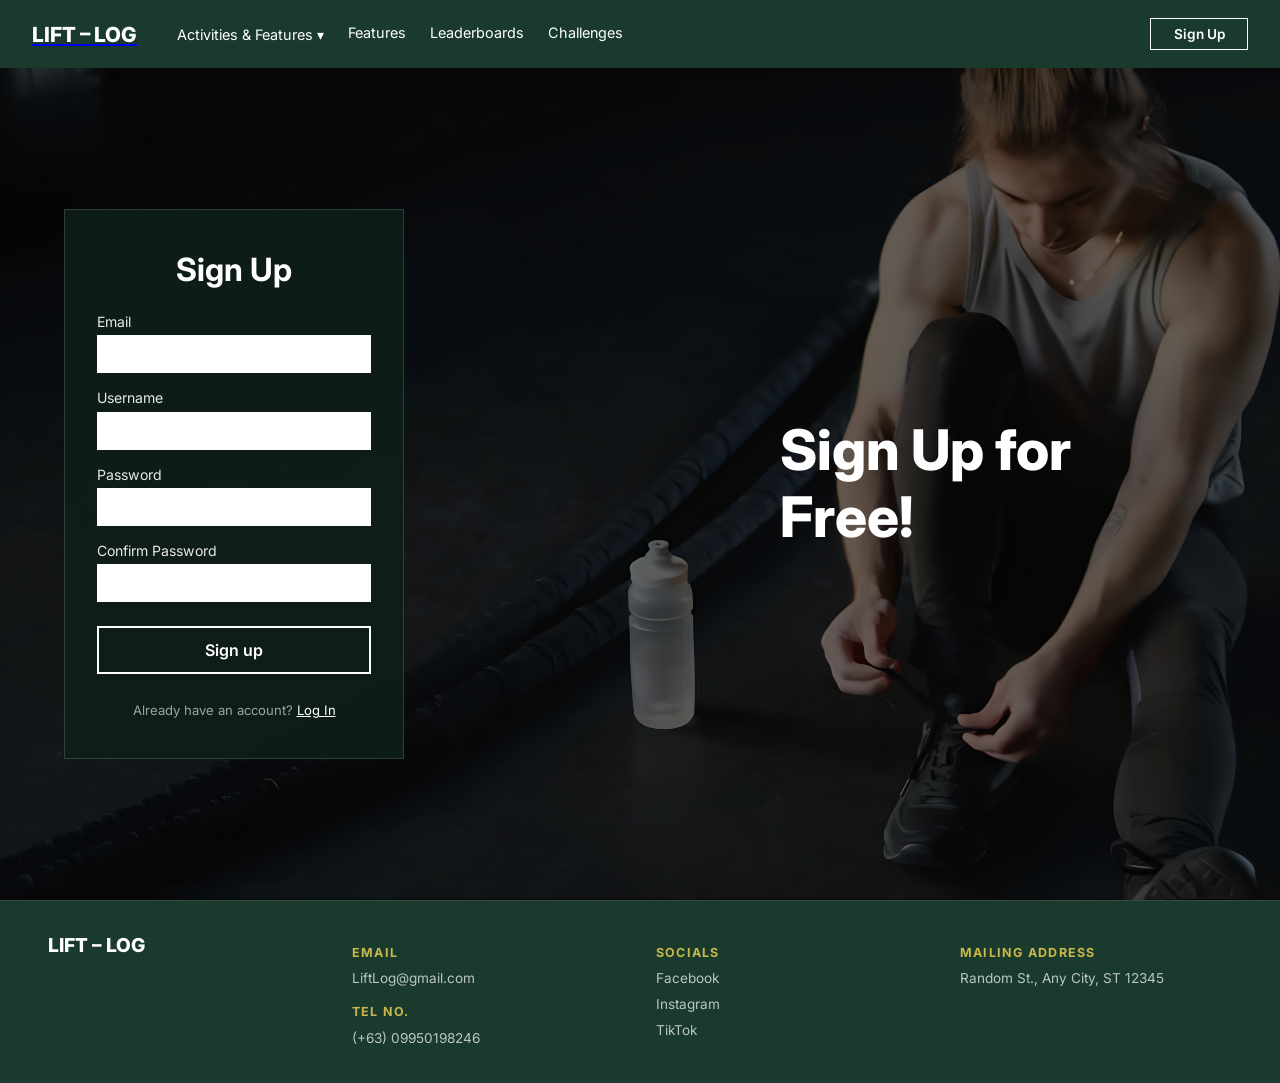
<file: pg1/index.html>
<!DOCTYPE html>
<html lang="en">
<head>
  <meta charset="UTF-8">
  <meta name="viewport" content="width=device-width, initial-scale=1.0">
  <title>LIFT - LOG | Sign Up</title>
  <link href="https://fonts.googleapis.com/css2?family=Inter:wght@400;600;700;800&display=swap" rel="stylesheet">
  <link rel="stylesheet" href="../style.css">
  <link rel="stylesheet" href="./style.css">
  <link rel="stylesheet" href="../style0.css">
</head>
<body>

  <!-- NAV -->
  <nav>
    <a href="../index.html">
    <div class="logo">LIFT – LOG</div>
    </a>
    <div class="nav-links">

      <!-- Dropdown -->
      <div class="dropdown">
        <label class="dropdown-trigger" for="dropdown-toggle">
          Activities & Features ▾
        </label>
        <input type="checkbox" id="dropdown-toggle">

        <div class="dropdown-menu">
          <div class="dropdown-links">
            <a href="#">Leaderboards</a>
            <a href="#">Logs</a>
            <a href="#">Profile</a>
            <a href="#">Challenges</a>
          </div>
          <div class="dropdown-images">
            <div class="dropdown-img-card">
              <img src="../weightlift.jpg" alt="Weightlifting">
              <p>Weightlifting</p>
            </div>
            <div class="dropdown-img-card">
              <img src="../diettrack.jpg" alt="Diet Tracking">
              <p>Diet Tracking</p>
            </div>
          </div>
        </div>
      </div>

      <a href="#">Features</a>
      <a href="#">Leaderboards</a>
      <a href="#">Challenges</a>
    </div>
    <button class="register-btn">Sign Up</button>
  </nav>

  <!-- HERO -->
  <div class="hero">

    <!-- Background image -->
    <img src="../Aibg.webp" alt="gym" class="hero-bg">

    <!-- Dark overlay -->
    <div class="hero-overlay"></div>

    <!-- Sign Up form on the LEFT -->
    <div class="hero-left">
      <div class="form-card">
        <h2>Sign Up</h2>

        <label>Email</label>
        <input type="email">

        <label>Username</label>
        <input type="text">

        <label>Password</label>
        <input type="password">

        <label>Confirm Password</label>
        <input type="password">

        <button class="login-btn">Sign up</button>

        <p class="switch-link">
          Already have an account? <a href="../index.html">Log In</a>
        </p>

      </div>
    </div>

    <!-- "Sign Up for Free!" text on the RIGHT -->
    <div class="hero-right-text">
      <h2>Sign Up for Free!</h2>
    </div>

  </div>

  <!-- FOOTER -->
  <footer>
    <div class="footer-logo">LIFT – LOG</div>
    <div>
      <h4>Email</h4>
      <p>LiftLog@gmail.com</p>
      <h4>Tel No.</h4>
      <p>(+63) 09950198246</p>
    </div>
    <div>
      <h4>Socials</h4>
      <p>Facebook</p>
      <p>Instagram</p>
      <p>TikTok</p>
    </div>
    <div>
      <h4>Mailing Address</h4>
      <p>Random St., Any City, ST 12345</p>
    </div>
  </footer>

</body>
</html>
</file>
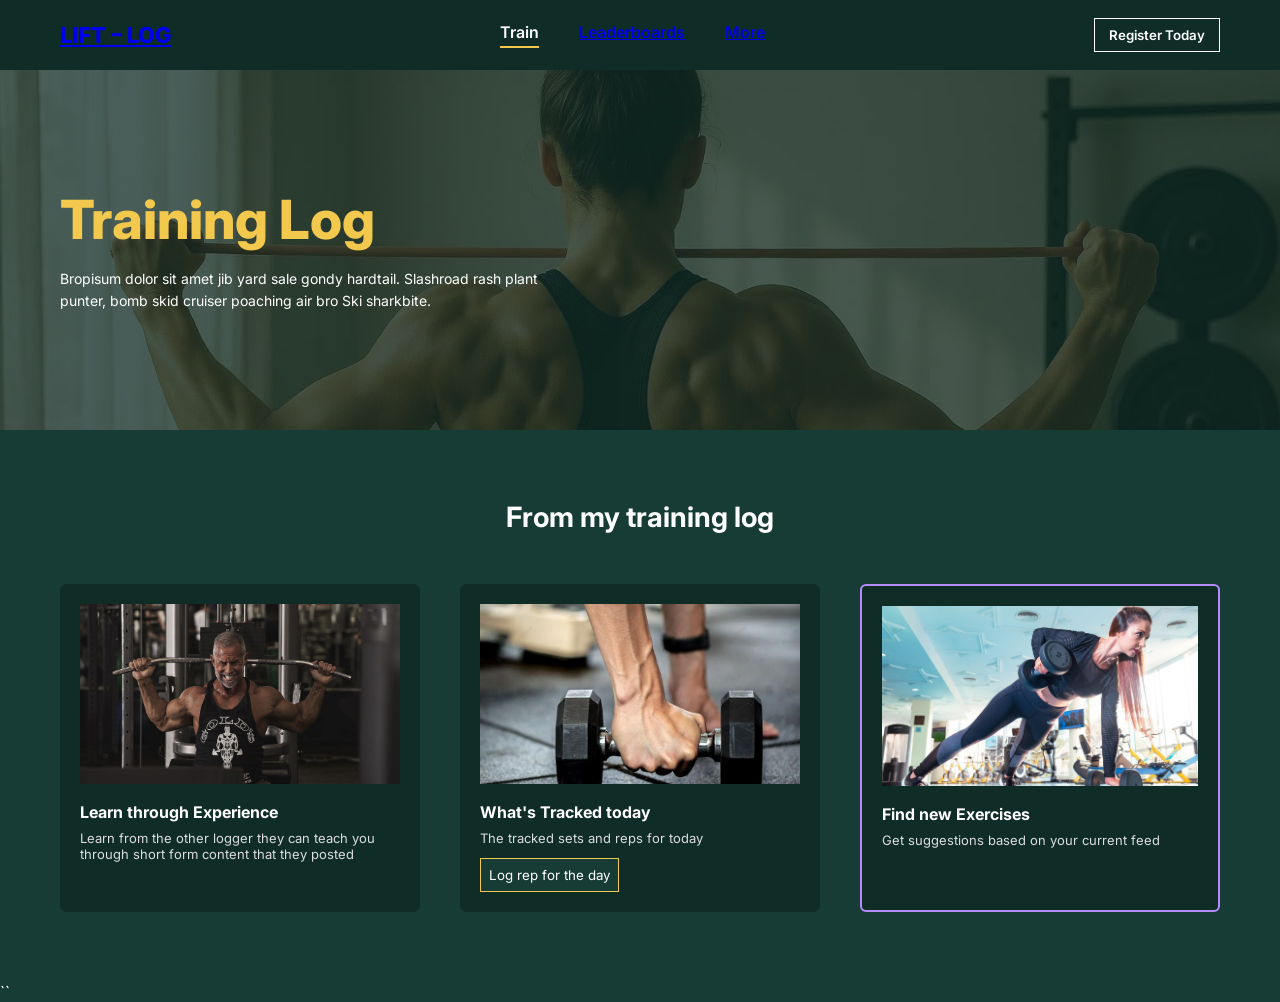
<file: pg2/index.html>
<!DOCTYPE html>
<html lang="en">
<head>
  <meta charset="UTF-8">
  <meta name="viewport" content="width=device-width, initial-scale=1.0">
  <title>LIFT - LOG | Training Log</title>

  <link href="https://fonts.googleapis.com/css2?family=Inter:wght@400;600;700;800&display=swap" rel="stylesheet">
  <link rel="stylesheet" href="./style.css">
  <link rel="stylesheet" href="../style0.css">
</head>
<body>

<!-- NAV -->
<nav class="navbar">
    <a href="../index.html">
  <div class="logo">LIFT – LOG</div>
    </a>

  <ul class="nav-links">
    <li class="active">Train</li>
    <a href="../pg3/index.html">
    <li>Leaderboards</li>
    </a>
    <a href="../pg4/index.html">
    <li>More</li>
    </a>
  </ul>
  <a href="../pg1/index.html">
  <button class="nav-btn">Register Today</button>
  </a>
</nav>

<!-- HERO -->
<section class="hero">
  <img src="./image (2).png" class="hero-img" alt="Training">

  <div class="hero-overlay"></div>

  <div class="hero-content">
    <h1>Training Log</h1>
    <p>
      Bropisum dolor sit amet jib yard sale gondy hardtail. Slashroad rash
      plant punter, bomb skid cruiser poaching air bro Ski sharkbite.
    </p>
  </div>
</section>

<!-- LOG SECTION -->
<section class="log">
  <h2>From my training log</h2>

  <div class="log-cards">

    <div class="log-card">
      <img src="./image (3).png" alt="">
      <h3>Learn through Experience</h3>
      <p>
        Learn from the other logger they can teach you through short
        form content that they posted
      </p>
    </div>

    <div class="log-card">
      <img src="./dumb.jpg" alt="">
      <h3>What's Tracked today</h3>
      <p>
        The tracked sets and reps for today
      </p>
      <a href="../pg1/index.html">
      <button class="small-btn">Log rep for the day</button>
      </a>
    </div>

    <div class="log-card highlight">
      <img src="./ex.jpg" alt="">
      <h3>Find new Exercises</h3>
      <p>
        Get suggestions based on your current feed
      </p>
    </div>

  </div>
</section>

</body>
</html>
``
</file>
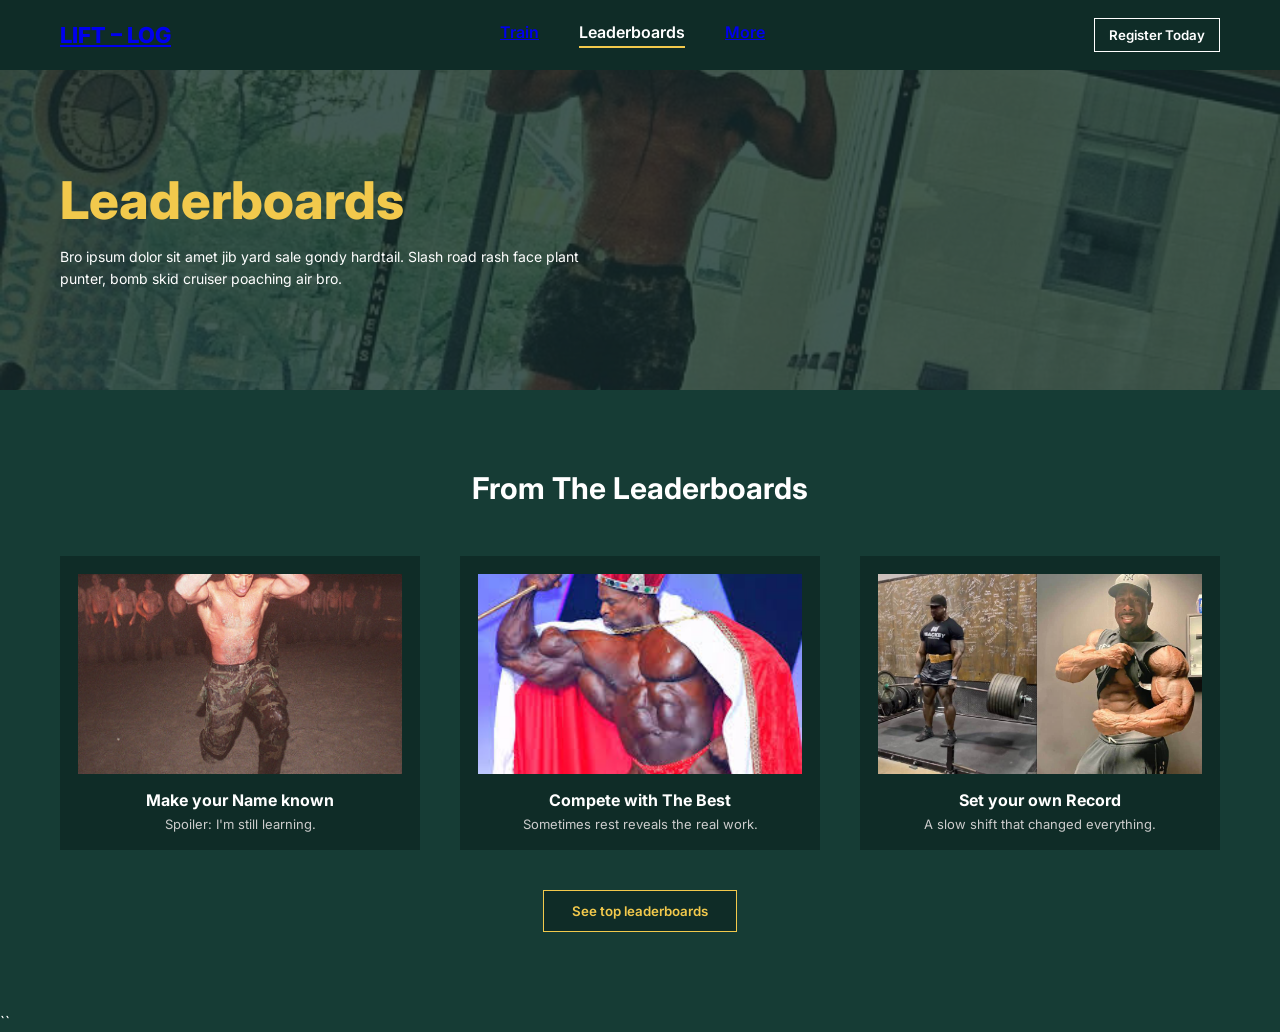
<file: pg3/index.html>
<!DOCTYPE html>
<html lang="en">
<head>
  <meta charset="UTF-8" />
  <meta name="viewport" content="width=device-width, initial-scale=1.0" />
  <title>LIFT - LOG | Leaderboards</title>

  <link href="https://fonts.googleapis.com/css2?family=Inter:wght@400;600;700;800&display=swap" rel="stylesheet">
  <link rel="stylesheet" href="./style.css">
  <link rel="stylesheet" href="../style0.css">
</head>
<body>

<!-- NAV -->
<nav class="navbar">
    <a href="../index.html">
  <div class="logo">LIFT – LOG</div>
    </a>

  <ul class="nav-links">
    <a href="../pg2/index.html">
    <li>Train</li>
    </a>
    <li class="active">Leaderboards</li>
    <a href="../pg4/index.html">
    <li>More</li>
    </a>
  </ul>
  <a href="../pg1/index.html">
  <button class="nav-btn">Register Today</button>
  </a>
</nav>

<!-- HERO -->
<section class="hero">
  <img src="./pull up.png" class="hero-img" alt="">
  <div class="hero-overlay"></div>

  <div class="hero-content">
    <h1>Leaderboards</h1>
    <p>
      Bro ipsum dolor sit amet jib yard sale gondy hardtail.
      Slash road rash face plant punter, bomb skid cruiser poaching air bro.
    </p>
  </div>
</section>

<!-- FROM LEADERBOARDS -->
<section class="from-board">
  <h2>From The Leaderboards</h2>

  <div class="board-cards">

    <div class="board-card">
      <img src="./image (4).png" alt="">
      <h3>Make your Name known</h3>
      <p>Spoiler: I'm still learning.</p>
    </div>

    <div class="board-card">
      <img src="./image (5).png" alt="">
      <h3>Compete with The Best</h3>
      <p>Sometimes rest reveals the real work.</p>
    </div>

    <div class="board-card">
      <img src="./image (6).png" alt="">
      <h3>Set your own Record</h3>
      <p>A slow shift that changed everything.</p>
    </div>

  </div>
 <a href="../pg1/index.html">
  <button class="center-btn">See top leaderboards</button>
 </a>
</section>

</body>
</html>
``
</file>
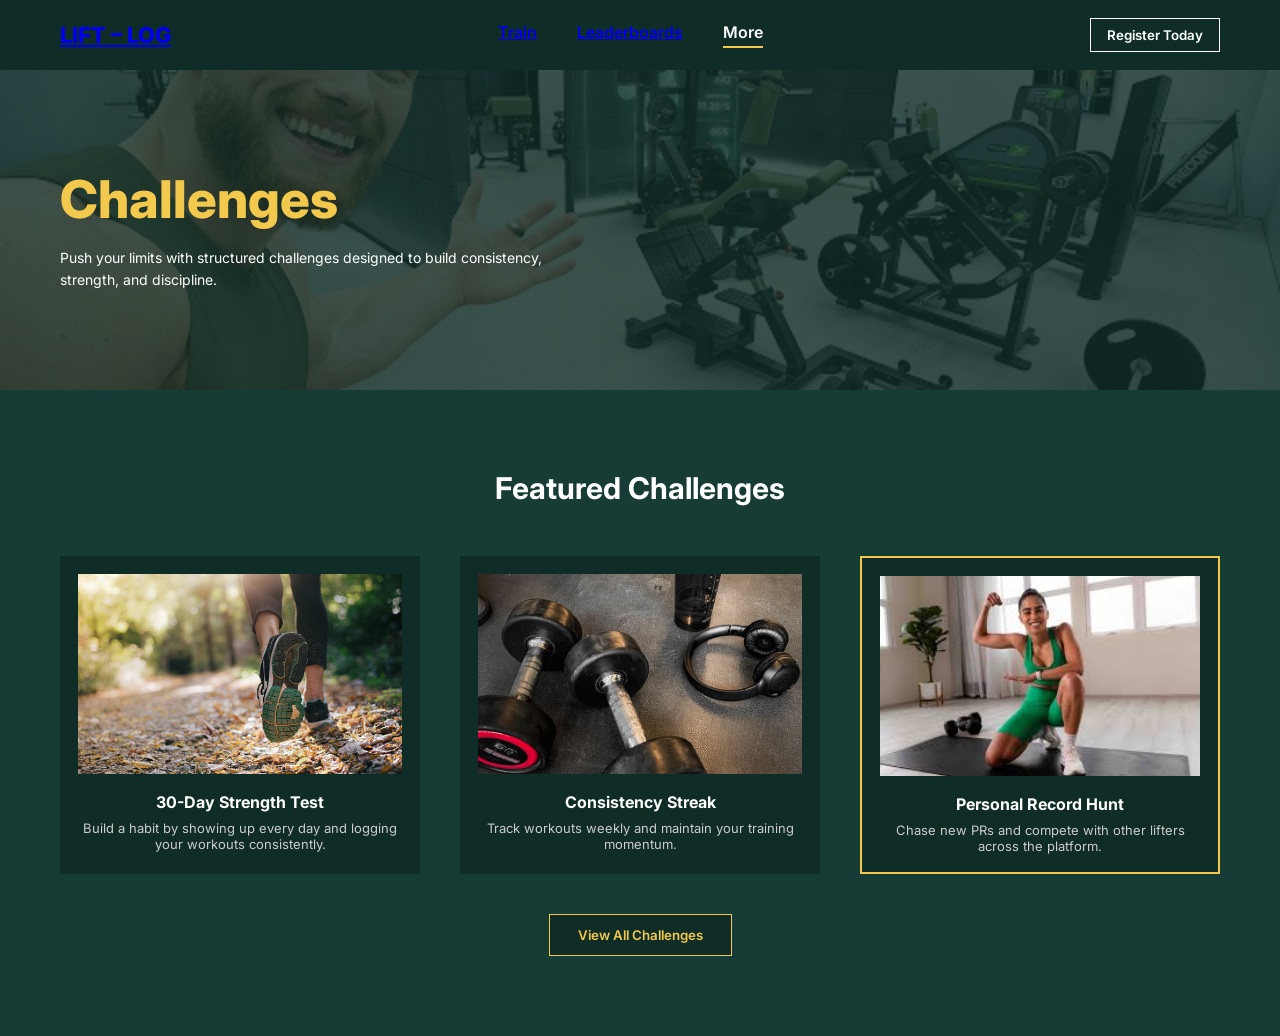
<file: pg4/index.html>
<!DOCTYPE html>
<html lang="en">
<head>
  <meta charset="UTF-8">
  <meta name="viewport" content="width=device-width, initial-scale=1.0">
  <title>LIFT - LOG | Challenges</title>

  <link href="https://fonts.googleapis.com/css2?family=Inter:wght@400;600;700;800&display=swap" rel="stylesheet">
  <link rel="stylesheet" href="../style0.css">
  <link rel="stylesheet" href="./style.css">
</head>
<body>

<!-- NAV -->
<nav class="navbar">
    <a href="../index.html">
  <div class="logo">LIFT – LOG</div>
  </a>

  <ul class="nav-links">
    <a href="../pg2/index.html">
    <li>Train</li>
    </a>
    <a href="../pg3/index.html">
    <li>Leaderboards</li>
    </a>
    <li class="active">More</li>
  </ul>
 <a href="../pg1/index.html">
  <button class="nav-btn">Register Today</button>
</a>
</nav>

<!-- HERO -->
<section class="hero">
  <img src="./image (7).png" class="hero-img" alt="">
  <div class="hero-overlay"></div>

  <div class="hero-content">
    <h1>Challenges</h1>
    <p>
      Push your limits with structured challenges designed to
      build consistency, strength, and discipline.
    </p>
  </div>
</section>

<!-- CHALLENGES -->
<section class="challenges">
  <h2>Featured Challenges</h2>

  <div class="challenge-cards">

    <div class="challenge-card">
      <img src="./8.jpg" alt="">
      <h3>30-Day Strength Test</h3>
      <p>
        Build a habit by showing up every day and logging
        your workouts consistently.
      </p>
    </div>

    <div class="challenge-card">
      <img src="./9.jpg" alt="">
      <h3>Consistency Streak</h3>
      <p>
        Track workouts weekly and maintain
        your training momentum.
      </p>
    </div>

    <div class="challenge-card highlight">
      <img src="./10.jpg" alt="">
      <h3>Personal Record Hunt</h3>
      <p>
        Chase new PRs and compete with other
        lifters across the platform.
      </p>
    </div>

  </div>
  <a href="../pg1/index.html">
  <button class="center-btn">View All Challenges</button>
  </a>
</section>

</body>
</html>
</file>
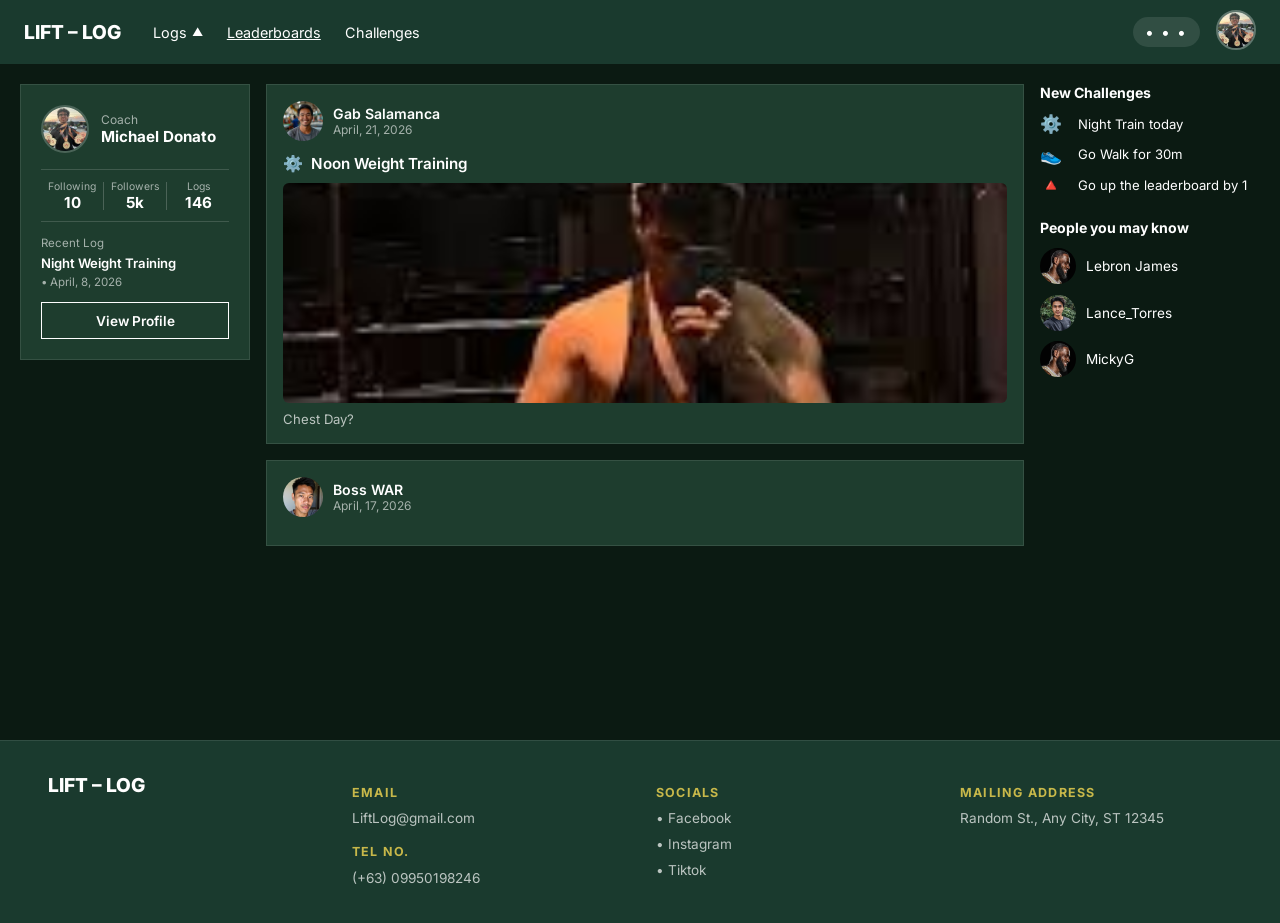
<file: pg5/index.html>
<!DOCTYPE html>
<html lang="en">
<head>
  <meta charset="UTF-8">
  <meta name="viewport" content="width=device-width, initial-scale=1.0">
  <title>LIFT - LOG | Home</title>
  <link href="https://fonts.googleapis.com/css2?family=Inter:wght@400;600;700;800&display=swap" rel="stylesheet">
  <link rel="stylesheet" href="./style.css">
</head>
<body>

  <!-- NAV -->
  <nav>
    <div class="logo">LIFT – LOG</div>

    <!-- Logs dropdown -->
    <div class="dropdown">
      <label class="dropdown-trigger" for="logs-toggle">
        Logs <span class="arrow-icon">▲</span>
      </label>
      <input type="checkbox" id="logs-toggle">
      <div class="logs-menu">
        <div class="logs-section-title">Log for the day today</div>
        <a href="../pg8/index.html">Weight lifting</a>
        <a href="../pg8/index.html">Cardio</a>
        <a href="../pg8/index.html">Calorie</a>
        <div class="logs-divider"></div>
        <a href="../pg13/index.html" class="logs-main-link">View Logs</a>
        <a href="../pg7/index.html" class="logs-main-link">New Challenges</a>
      </div>
    </div>

    <a href="../pg6/index.html" class="nav-link active">Leaderboards</a>
    <a href="../pg7/index.html" class="nav-link">Challenges</a>

    <div class="nav-right">
      <!-- ... menu dropdown -->
      <div class="dropdown">
        <label class="dots-btn" for="dots-toggle">• • •</label>
        <input type="checkbox" id="dots-toggle">
        <div class="dots-menu">
          <div class="dots-top">
            <div class="dots-left">
              <div class="dots-section-title">Active Friends</div>
              <div class="friend-item">
                <img src="./pfp.jpg" alt="Duane">
                <span>Duane Payad</span>
              </div>
              <div class="friend-item">
                <img src="./pfp2.jpg" alt="Justin">
                <span>Justin Nabuntaran</span>
              </div>
              <div class="friend-item">
                <img src="./pfp4.jpg" alt="Pedro">
                <span>Pedro penduko</span>
              </div>
            </div>
            <div class="dots-right">
              <a href="../pg13/index.html">View Profile</a>
              <a href="../pg13/index.html">View logs</a>
              <a href="../pg7/index.html">View Challenges</a>
              <a href="../Pg5/index.html">View Leaderboards</a>
            </div>
          </div>
          <a href="../pg9/index.html">
          <button class="admin-mode-btn">Admin Mode</button>
          </a>
        </div>
      </div>

      <!-- Profile picture -->
      <div class="nav-profile-pic">
        <img src="pfp7.jpg" alt="Profile">
      </div>
    </div>
  </nav>

  <!-- MAIN CONTENT -->
  <div class="main-wrap">

    <!-- LEFT SIDEBAR -->
    <div class="sidebar-left">
      <div class="profile-card">
        <div class="profile-card-top">
          <img src="./pfp7.jpg" alt="Coach" class="profile-card-img">
          <div>
            <div class="profile-card-role">Coach</div>
            <div class="profile-card-name">Michael Donato</div>
          </div>
        </div>
        <div class="profile-stats">
          <div class="stat">
            <div class="stat-label">Following</div>
            <div class="stat-val">10</div>
          </div>
          <div class="stat-divider"></div>
          <div class="stat">
            <div class="stat-label">Followers</div>
            <div class="stat-val">5k</div>
          </div>
          <div class="stat-divider"></div>
          <div class="stat">
            <div class="stat-label">Logs</div>
            <div class="stat-val">146</div>
          </div>
        </div>
        <div class="recent-log-label">Recent Log</div>
        <div class="recent-log-entry">
          Night Weight Training
          <span>• April, 8, 2026</span>
        </div>
        <button class="view-profile-btn">View Profile</button>
      </div>
    </div>

    <!-- FEED -->
    <div class="feed">

      <!-- Post 1 -->
      <div class="post-card">
        <div class="post-header">
          <img src="./pfp.jpg" alt="Gab" class="post-avatar">
          <div>
            <div class="post-name">Gab Salamanca</div>
            <div class="post-date">April, 21, 2026</div>
          </div>
        </div>
        <div class="post-title-row">
          <span class="post-icon">⚙️</span>
          <span class="post-title">Noon Weight Training</span>
        </div>
        <div class="post-image">
          <img src="./images (2).jpg" alt="Workout">
        </div>
        <div class="post-caption">Chest Day?</div>
      </div>

      <!-- Post 2 (no image, just header) -->
      <div class="post-card">
        <div class="post-header">
          <img src="./pfp2.jpg" alt="Boss WAR" class="post-avatar">
          <div>
            <div class="post-name">Boss WAR</div>
            <div class="post-date">April, 17, 2026</div>
          </div>
        </div>
      </div>

    </div>

    <!-- RIGHT SIDEBAR -->
    <div class="sidebar-right">

      <div class="right-section-title">New Challenges</div>
      <div class="challenge-item">
        <span class="ch-icon">⚙️</span>
        <span>Night Train today</span>
      </div>
      <div class="challenge-item">
        <span class="ch-icon">👟</span>
        <span>Go Walk for 30m</span>
      </div>
      <div class="challenge-item">
        <span class="ch-icon">🔺</span>
        <span>Go up the leaderboard by 1</span>
      </div>

      <div class="right-section-title" style="margin-top: 1.5rem;">
        People you may know
      </div>

      <div class="people-item">
        <img src="pfp6.jpg" alt="Lebron" class="people-avatar">
        <span>Lebron James</span>
      </div>
      <div class="people-item">
        <img src="./pfp4.jpg" alt="Lance" class="people-avatar">
        <span>Lance_Torres</span>
      </div>
      <div class="people-item">
        <img src="./pfp6.jpg" alt="Micky" class="people-avatar">
        <span>MickyG</span>
      </div>

    </div>
  </div>

  <!-- FOOTER -->
  <footer>
    <div class="footer-logo">LIFT – LOG</div>
    <div>
      <h4>Email</h4>
      <p>LiftLog@gmail.com</p>
      <h4>Tel No.</h4>
      <p>(+63) 09950198246</p>
    </div>
    <div>
      <h4>Socials</h4>
      <p>• Facebook</p>
      <p>• Instagram</p>
      <p>• Tiktok</p>
    </div>
    <div>
      <h4>Mailing Address</h4>
      <p>Random St., Any City, ST 12345</p>
    </div>
  </footer>

</body>
</html>
</file>
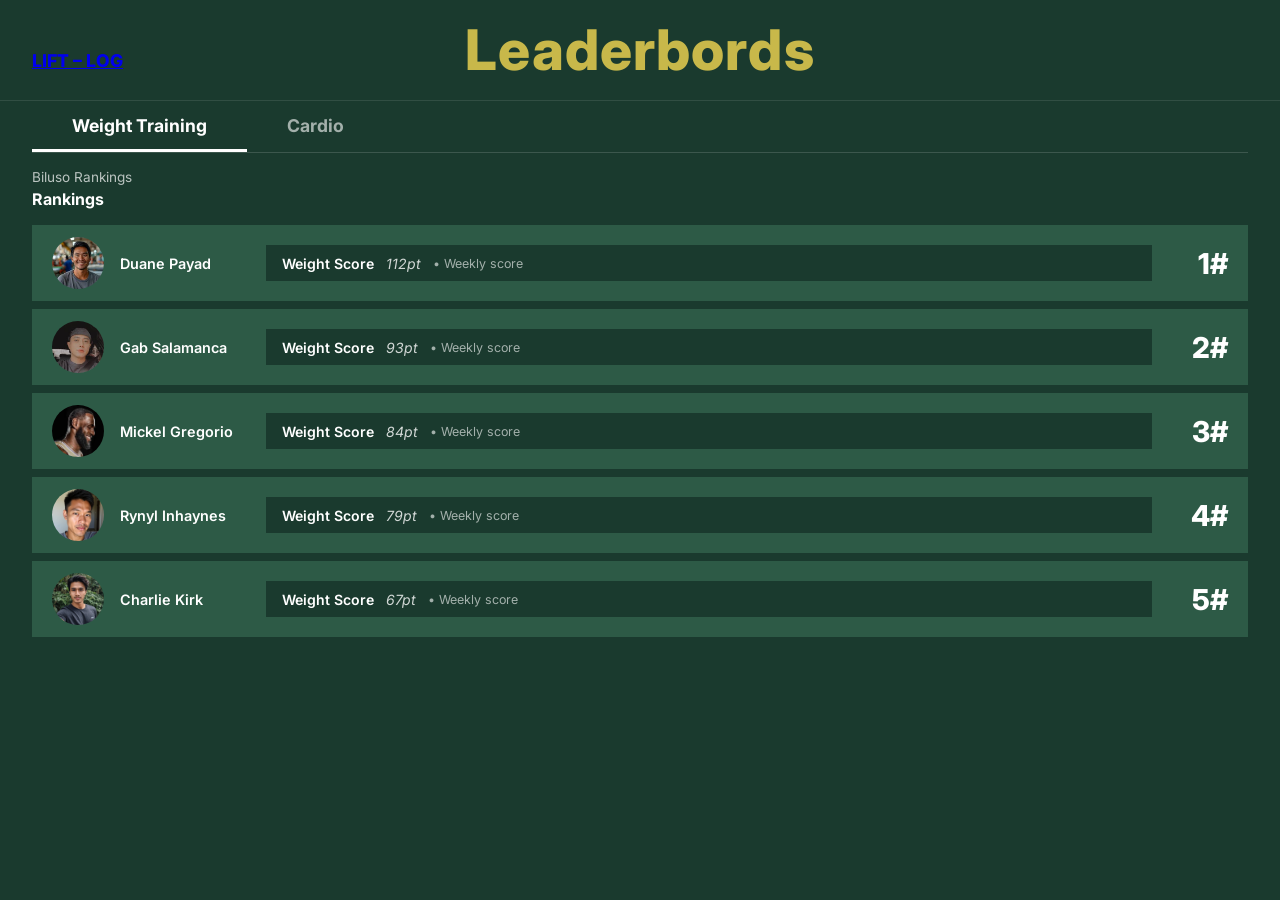
<file: pg6/index.html>
<!DOCTYPE html>
<html lang="en">
<head>
  <meta charset="UTF-8">
  <meta name="viewport" content="width=device-width, initial-scale=1.0">
  <title>LIFT - LOG | Leaderboards</title>
  <link href="https://fonts.googleapis.com/css2?family=Inter:wght@400;600;700;800&display=swap" rel="stylesheet">
  <link rel="stylesheet" href="./style.css">
</head>
<body>

  <div class="lb-page">

    <!-- TOP BAR -->
    <div class="lb-topbar">
      <a href="../pg5/index.html">
      <div class="logo">LIFT – LOG</div>
      </a>
      <h1 class="lb-title">Leaderbords</h1>
    </div>

    <!-- TABS -->
    <div class="lb-tabs">
      <input type="radio" name="lb-tab" id="tab-weight" checked>
      <input type="radio" name="lb-tab" id="tab-cardio">

      <div class="lb-tab-labels">
        <label for="tab-weight" class="lb-tab-label">Weight Training</label>
        <label for="tab-cardio" class="lb-tab-label">Cardio</label>
      </div>

      <!-- Weight Training content -->
      <div class="lb-content" id="weight-content">
        <div class="lb-sub">Biluso Rankings</div>
        <div class="lb-rankings-title">Rankings</div>

        <div class="lb-row">
          <img src="pfp.jpg" alt="Duane" class="lb-avatar">
          <span class="lb-name">Duane Payad</span>
          <div class="lb-score-box">
            <span class="lb-score-label">Weight Score</span>
            <span class="lb-score-pts">112pt</span>
            <span class="lb-weekly">• Weekly score</span>
          </div>
          <span class="lb-rank">1#</span>
        </div>

        <div class="lb-row">
          <img src="pfp5.jpg" alt="Gab" class="lb-avatar">
          <span class="lb-name">Gab Salamanca</span>
          <div class="lb-score-box">
            <span class="lb-score-label">Weight Score</span>
            <span class="lb-score-pts">93pt</span>
            <span class="lb-weekly">• Weekly score</span>
          </div>
          <span class="lb-rank">2#</span>
        </div>

        <div class="lb-row">
          <img src="pfp6.jpg" alt="Mickel" class="lb-avatar">
          <span class="lb-name">Mickel Gregorio</span>
          <div class="lb-score-box">
            <span class="lb-score-label">Weight Score</span>
            <span class="lb-score-pts">84pt</span>
            <span class="lb-weekly">• Weekly score</span>
          </div>
          <span class="lb-rank">3#</span>
        </div>

        <div class="lb-row">
          <img src="./pfp2.jpg" alt="Rynyl" class="lb-avatar">
          <span class="lb-name">Rynyl Inhaynes</span>
          <div class="lb-score-box">
            <span class="lb-score-label">Weight Score</span>
            <span class="lb-score-pts">79pt</span>
            <span class="lb-weekly">• Weekly score</span>
          </div>
          <span class="lb-rank">4#</span>
        </div>

        <div class="lb-row">
          <img src="pfp4.jpg" alt="Charlie" class="lb-avatar">
          <span class="lb-name">Charlie Kirk</span>
          <div class="lb-score-box">
            <span class="lb-score-label">Weight Score</span>
            <span class="lb-score-pts">67pt</span>
            <span class="lb-weekly">• Weekly score</span>
          </div>
          <span class="lb-rank">5#</span>
        </div>
      </div>

      <!-- Cardio content -->
      <div class="lb-content" id="cardio-content">
        <div class="lb-sub">Biluso Rankings</div>
        <div class="lb-rankings-title">Rankings</div>

        <div class="lb-row">
          <img src="pfp.jpg" alt="Duane" class="lb-avatar">
          <span class="lb-name">Duane Payad</span>
          <div class="lb-score-box">
            <span class="lb-score-label">Cardio Score</span>
            <span class="lb-score-pts">63pt</span>
            <span class="lb-weekly">• Weekly score</span>
          </div>
          <span class="lb-rank">1#</span>
        </div>

        <div class="lb-row">
          <img src="pfp5.jpg" alt="Gab" class="lb-avatar">
          <span class="lb-name">Gab Salamanca</span>
          <div class="lb-score-box">
            <span class="lb-score-label">Cardio Score</span>
            <span class="lb-score-pts">47pt</span>
            <span class="lb-weekly">• Weekly score</span>
          </div>
          <span class="lb-rank">2#</span>
        </div>

        <div class="lb-row">
          <img src="pfp2.jpg" alt="Rynyl" class="lb-avatar">
          <span class="lb-name">Rynyl Inhaynes</span>
          <div class="lb-score-box">
            <span class="lb-score-label">Cardio Score</span>
            <span class="lb-score-pts">45pt</span>
            <span class="lb-weekly">• Weekly score</span>
          </div>
          <span class="lb-rank">3#</span>
        </div>

      </div>

    </div>
  </div>

</body>
</html>
</file>
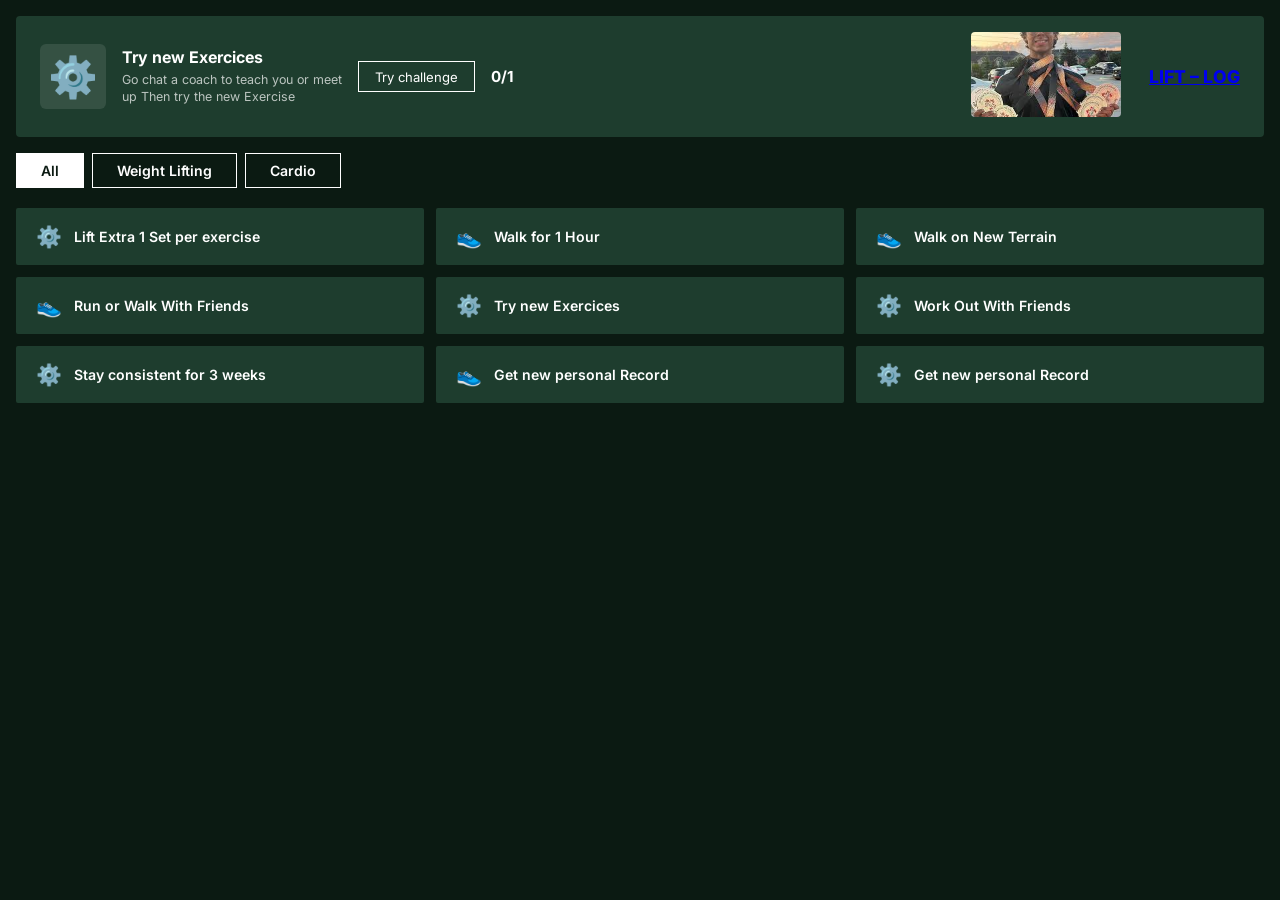
<file: pg7/index.html>
<!DOCTYPE html>
<html lang="en">
<head>
  <meta charset="UTF-8">
  <meta name="viewport" content="width=device-width, initial-scale=1.0">
  <title>LIFT - LOG | Challenges</title>
  <link href="https://fonts.googleapis.com/css2?family=Inter:wght@400;600;700;800&display=swap" rel="stylesheet">
  <link rel="stylesheet" href="./style.css">
</head>
<body>

  <!-- HERO BANNER -->
  <div class="ch-banner">
    <div class="ch-banner-left">
      <div class="ch-banner-icon">⚙️</div>
      <div class="ch-banner-text">
        <h2>Try new Exercices</h2>
        <p>Go chat a coach to teach you or meet up Then try the new Exercise</p>
      </div>
      <button class="try-btn">Try challenge</button>
      <span class="ch-counter">0/1</span>
    </div>
    <div class="ch-banner-right">
      <img src="pfp7.jpg" alt="Coach">
    </div>
    <a href="../pg5/index.html">
    <div class="ch-banner-logo">LIFT – LOG</div>
    </a>
  </div>

  <!-- TABS using radio (pure CSS) -->
  <div class="ch-wrap">

    <input type="radio" name="ch-tab" id="ch-all" checked>
    <input type="radio" name="ch-tab" id="ch-weight">
    <input type="radio" name="ch-tab" id="ch-cardio">

    <div class="ch-tab-labels">
      <label for="ch-all" class="ch-tab-btn">All</label>
      <label for="ch-weight" class="ch-tab-btn">Weight Lifting</label>
      <label for="ch-cardio" class="ch-tab-btn">Cardio</label>
    </div>

    <!-- ALL -->
    <div class="ch-grid" id="grid-all">
      <div class="ch-card"><span class="ch-card-icon">⚙️</span><span>Lift Extra 1 Set per exercise</span></div>
      <div class="ch-card"><span class="ch-card-icon">👟</span><span>Walk for 1 Hour</span></div>
      <div class="ch-card"><span class="ch-card-icon">👟</span><span>Walk on New Terrain</span></div>
      <div class="ch-card"><span class="ch-card-icon">👟</span><span>Run or Walk With Friends</span></div>
      <div class="ch-card"><span class="ch-card-icon">⚙️</span><span>Try new Exercices</span></div>
      <div class="ch-card"><span class="ch-card-icon">⚙️</span><span>Work Out With Friends</span></div>
      <div class="ch-card"><span class="ch-card-icon">⚙️</span><span>Stay consistent for 3 weeks</span></div>
      <div class="ch-card"><span class="ch-card-icon">👟</span><span>Get new personal Record</span></div>
      <div class="ch-card"><span class="ch-card-icon">⚙️</span><span>Get new personal Record</span></div>
    </div>

    <!-- WEIGHT LIFTING -->
    <div class="ch-grid" id="grid-weight">
      <div class="ch-card"><span class="ch-card-icon">⚙️</span><span>Lift Extra 1 Set per exercise</span></div>
      <div class="ch-card"><span class="ch-card-icon">⚙️</span><span>Try new Exercices</span></div>
      <div class="ch-card"><span class="ch-card-icon">⚙️</span><span>Work Out With Friends</span></div>
      <div class="ch-card"><span class="ch-card-icon">⚙️</span><span>Stay consistent for 3 weeks</span></div>
      <div class="ch-card"><span class="ch-card-icon">⚙️</span><span>Get new personal Record</span></div>
    </div>

    <!-- CARDIO -->
    <div class="ch-grid" id="grid-cardio">
      <div class="ch-card"><span class="ch-card-icon">👟</span><span>Get new personal Record</span></div>
      <div class="ch-card"><span class="ch-card-icon">👟</span><span>Walk for 1 Hour</span></div>
      <div class="ch-card"><span class="ch-card-icon">👟</span><span>Run or Walk With Friends</span></div>
      <div class="ch-card"><span class="ch-card-icon">👟</span><span>Walk on New Terrain</span></div>
    </div>

  </div>

</body>
</html>
</file>
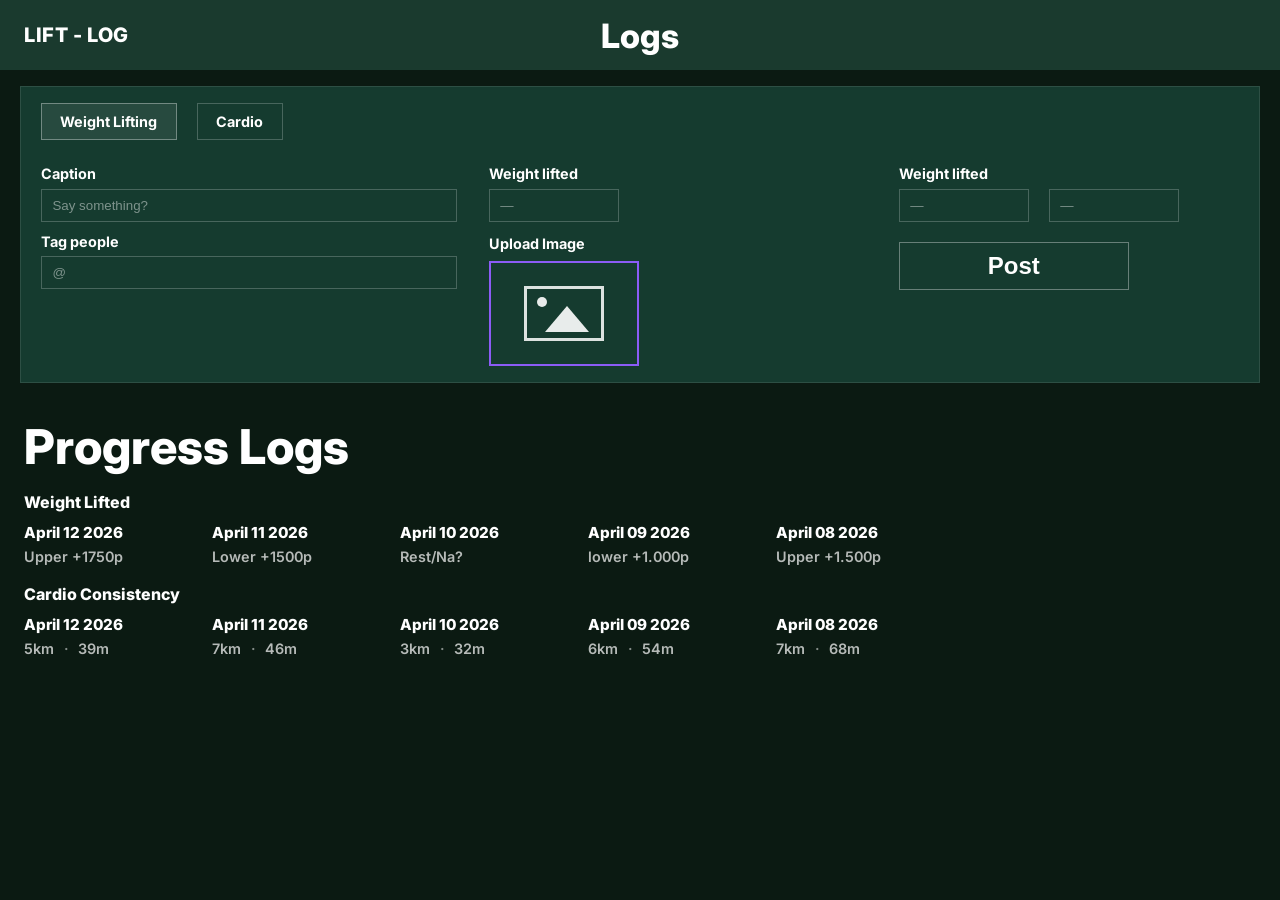
<file: pg8/index.html>
<!DOCTYPE html>
<html lang="en">
<head>
  <meta charset="UTF-8" />
  <meta name="viewport" content="width=device-width, initial-scale=1.0" />
  <title>LIFT - LOG | Logs</title>

  <link href="https://fonts.googleapis.com/css2?family=Inter:wght@400;600;700;800&display=swap" rel="stylesheet">
  <link rel="stylesheet" href="./style.css" />
</head>
<body>

  <!-- TOP BAR (matches screenshot style) -->
  <header class="logs-topbar">
    <div class="brand">LIFT - LOG</div>
    <div class="page-title">Logs</div>
    <div class="topbar-spacer" aria-hidden="true"></div>
  </header>

  <!-- LOGS FORM AREA -->
  <main class="logs-shell">

    <section class="logs-panel" aria-label="Create log panel">

      <!-- Mode toggle (pure CSS) -->
      <div class="mode-toggle" role="tablist" aria-label="Log Type">
        <input type="radio" name="mode" id="mode-weight" checked>
        <input type="radio" name="mode" id="mode-cardio">

        <div class="mode-buttons">
          <label for="mode-weight" class="mode-btn" role="tab" aria-selected="true">Weight Lifting</label>
          <label for="mode-cardio" class="mode-btn" role="tab" aria-selected="false">Cardio</label>
        </div>
      </div>

      <!-- Grid -->
      <div class="form-grid">

        <!-- LEFT: caption + tag -->
        <div class="col left">
          <label class="field-label" for="caption">Caption</label>
          <input class="field-input" id="caption" type="text" placeholder="Say something?" />

          <label class="field-label" for="tag">Tag people</label>
          <input class="field-input" id="tag" type="text" placeholder="@" />
        </div>

        <!-- MIDDLE: weight input + upload -->
        <div class="col mid">
          <div class="two-row">
            <div>
              <label class="field-label" for="weight-mid">Weight lifted</label>
              <input class="field-input small" id="weight-mid" type="text" placeholder="—" />
            </div>
          </div>

          <div class="upload-area">
            <div class="upload-label">Upload Image</div>

            <!-- Static “upload” box (no backend needed) -->
            <label class="upload-box" for="fake-upload" title="Static upload (visual only)">
              <input id="fake-upload" type="file" accept="image/*" />
              <div class="upload-icon" aria-hidden="true">
                <div class="icon-frame">
                  <div class="sun"></div>
                  <div class="mountain"></div>
                </div>
              </div>
            </label>
          </div>
        </div>

        <!-- RIGHT: weight inputs + post -->
        <div class="col right">
          <label class="field-label" for="weight-a">Weight lifted</label>

          <div class="weight-duo">
            <input class="field-input small" id="weight-a" type="text" placeholder="—" />
            <input class="field-input small" id="weight-b" type="text" placeholder="—" />
          </div>

          <button class="post-btn" type="button">Post</button>
        </div>

      </div>
    </section>

    <!-- PROGRESS LOGS -->
    <section class="progress" aria-label="Progress logs">
      <h1 class="progress-title">Progress Logs</h1>

      <div class="progress-block">
        <h2 class="progress-sub">Weight Lifted</h2>

        <div class="progress-row">
          <div class="log-chip">
            <div class="chip-date">April 12 2026</div>
            <div class="chip-meta">Upper +1750p</div>
          </div>
          <div class="log-chip">
            <div class="chip-date">April 11 2026</div>
            <div class="chip-meta">Lower +1500p</div>
          </div>
          <div class="log-chip">
            <div class="chip-date">April 10 2026</div>
            <div class="chip-meta">Rest/Na?</div>
          </div>
          <div class="log-chip">
            <div class="chip-date">April 09 2026</div>
            <div class="chip-meta">lower +1.000p</div>
          </div>
          <div class="log-chip">
            <div class="chip-date">April 08 2026</div>
            <div class="chip-meta">Upper +1.500p</div>
          </div>
        </div>
      </div>

      <div class="progress-block">
        <h2 class="progress-sub">Cardio Consistency</h2>

        <div class="progress-row">
          <div class="log-chip">
            <div class="chip-date">April 12 2026</div>
            <div class="chip-meta"><span>5km</span> <span class="dot">·</span> <span>39m</span></div>
          </div>
          <div class="log-chip">
            <div class="chip-date">April 11 2026</div>
            <div class="chip-meta"><span>7km</span> <span class="dot">·</span> <span>46m</span></div>
          </div>
          <div class="log-chip">
            <div class="chip-date">April 10 2026</div>
            <div class="chip-meta"><span>3km</span> <span class="dot">·</span> <span>32m</span></div>
          </div>
          <div class="log-chip">
            <div class="chip-date">April 09 2026</div>
            <div class="chip-meta"><span>6km</span> <span class="dot">·</span> <span>54m</span></div>
          </div>
          <div class="log-chip">
            <div class="chip-date">April 08 2026</div>
            <div class="chip-meta"><span>7km</span> <span class="dot">·</span> <span>68m</span></div>
          </div>
        </div>
      </div>

    </section>

  </main>

</body>
</html>
</file>
<file: style.css>
* {
  margin: 0;
  padding: 0;
  box-sizing: border-box;
}

body {
  font-family: 'Inter', sans-serif;
  background: #0b1a12;
  color: white;
}

/* ── NAV ── */
nav {
  background: #1a3a2e;
  display: flex;
  align-items: center;
  padding: 0 2rem;
  height: 68px;
  gap: 1.5rem;
}

.logo {
  font-weight: 800;
  font-size: 1.3rem;
  color: white;
  margin-right: 1rem;
}

.nav-links {
  display: flex;
  gap: 1.5rem;
  flex: 1;
}

.nav-links a {
  color: white;
  text-decoration: none;
  font-size: 0.9rem;
}

.nav-links a:hover {
  text-decoration: underline;
}

.register-btn {
  margin-left: auto;
  background: transparent;
  border: 1.5px solid white;
  color: white;
  padding: 0.45rem 1.4rem;
  font-size: 0.85rem;
  font-weight: 600;
  cursor: pointer;
  font-family: 'Inter', sans-serif;
}

.register-btn:hover {
  background: rgba(255, 255, 255, 0.1);
}

/* ── HERO ── */
.hero {
  position: relative;
  min-height: calc(100vh - 68px);
  display: flex;
  align-items: center;
}

.hero-bg {
  position: absolute;
  inset: 0;
  width: 100%;
  height: 100%;
  object-fit: cover;
  z-index: 0;
}

.hero-overlay {
  position: absolute;
  inset: 0;
  background: rgba(0, 0, 0, 0.55);
  z-index: 1;
}

.hero-left {
  position: relative;
  z-index: 2;
  padding: 3rem 4rem;
}

/* ── FORM CARD ── */
.form-card {
  background: rgba(14, 30, 22, 0.85);
  border: 1px solid rgba(255, 255, 255, 0.15);
  padding: 2.5rem 2rem;
  width: 380px;
}

.form-card h2 {
  font-size: 2rem;
  font-weight: 700;
  margin-bottom: 1.5rem;
  text-align: center;
  color: white;
}

.form-card label {
  display: block;
  font-size: 0.88rem;
  color: #e8e8e8;
  margin-bottom: 0.35rem;
}

.form-card input {
  width: 100%;
  background: white;
  border: none;
  padding: 0.65rem 0.8rem;
  color: black;
  font-size: 0.9rem;
  margin-bottom: 1rem;
  font-family: 'Inter', sans-serif;
}

.login-btn {
  width: 100%;
  padding: 0.75rem;
  background: transparent;
  border: 2px solid white;
  color: white;
  font-size: 1rem;
  font-weight: 600;
  cursor: pointer;
  font-family: 'Inter', sans-serif;
  margin-bottom: 0.75rem;
}

.login-btn:hover {
  background: rgba(255, 255, 255, 0.1);
}

.google-btn {
  width: 100%;
  padding: 0.75rem;
  background: white;
  border: none;
  color: #333;
  font-size: 0.9rem;
  font-weight: 600;
  cursor: pointer;
  font-family: 'Inter', sans-serif;
}

.google-btn:hover {
  opacity: 0.9;
}

/* ── FOOTER ── */
footer {
  background: #1a3a2e;
  display: grid;
  grid-template-columns: repeat(4, 1fr);
  padding: 2rem 3rem;
  gap: 2rem;
  border-top: 1px solid rgba(255, 255, 255, 0.1);
}

.footer-logo {
  font-weight: 800;
  font-size: 1.2rem;
  color: white;
}

footer h4 {
  color: #c8b84a;
  font-size: 0.78rem;
  text-transform: uppercase;
  letter-spacing: 0.1em;
  margin-bottom: 0.4rem;
  margin-top: 0.75rem;
}

footer p {
  color: rgba(255, 255, 255, 0.7);
  font-size: 0.85rem;
  line-height: 1.9;
}
</file>
<file: pg1/style.css>
/* ── HERO layout ── */
.hero {
  position: relative;
  min-height: calc(100vh - 68px);
  display: flex;
  align-items: center;
}

.hero-bg {
  position: absolute;
  inset: 0;
  width: 100%;
  height: 100%;
  object-fit: cover;
  z-index: 0;
}

.hero-overlay {
  position: absolute;
  inset: 0;
  background: rgba(0, 0, 0, 0.55);
  z-index: 1;
}

/* ── Form on the LEFT ── */
.hero-left {
  position: relative;
  z-index: 2;
  padding: 3rem 4rem;
}

.form-card {
  background: rgba(14, 30, 22, 0.9);
  border: 1px solid rgba(255, 255, 255, 0.15);
  padding: 2.5rem 2rem;
  width: 340px;
}

.form-card h2 {
  font-size: 2rem;
  font-weight: 700;
  margin-bottom: 1.5rem;
  text-align: center;
  color: white;
}

.form-card label {
  display: block;
  font-size: 0.88rem;
  color: #e8e8e8;
  margin-bottom: 0.35rem;
}

.form-card input {
  width: 100%;
  background: white;
  border: none;
  padding: 0.65rem 0.8rem;
  color: black;
  font-size: 0.9rem;
  margin-bottom: 1rem;
  font-family: 'Inter', sans-serif;
}

.login-btn {
  width: 100%;
  padding: 0.75rem;
  background: transparent;
  border: 2px solid white;
  color: white;
  font-size: 1rem;
  font-weight: 600;
  cursor: pointer;
  font-family: 'Inter', sans-serif;
  margin-top: 0.5rem;
}

.login-btn:hover {
  background: rgba(255, 255, 255, 0.1);
}

/* ── "Sign Up for Free!" on the RIGHT ── */
.hero-right-text {
  position: relative;
  z-index: 2;
  margin-left: auto;
  padding: 3rem 5rem;
}

.hero-right-text h2 {
  font-size: 3.5rem;
  font-weight: 800;
  color: white;
  line-height: 1.2;
  max-width: 420px;
}

/* ── Switch link ── */
.switch-link {
  margin-top: 1rem;
  text-align: center;
  font-size: 0.82rem;
  color: rgba(255, 255, 255, 0.6);
}

.switch-link a {
  color: white;
  text-decoration: underline;
}

/* ── DROPDOWN ── */
.dropdown {
  position: relative;
}

.dropdown input[type="checkbox"] {
  display: none;
}

.dropdown-trigger {
  color: white;
  font-size: 0.9rem;
  cursor: pointer;
}

.dropdown-trigger:hover {
  text-decoration: underline;
}

.dropdown-menu {
  display: none;
  position: absolute;
  top: 48px;
  left: 0;
  background: #1a3a2e;
  border: 1px solid rgba(255, 255, 255, 0.2);
  padding: 1.25rem;
  z-index: 999;
  width: 460px;
  flex-direction: row;
  gap: 1.5rem;
}

#dropdown-toggle:checked ~ .dropdown-menu {
  display: flex;
}

.dropdown-links {
  display: flex;
  flex-direction: column;
  gap: 0.85rem;
  min-width: 130px;
  border-right: 1px solid rgba(255, 255, 255, 0.15);
  padding-right: 1.25rem;
}

.dropdown-links a {
  color: white;
  text-decoration: none;
  font-size: 0.9rem;
  font-weight: 500;
}

.dropdown-links a:hover {
  text-decoration: underline;
}

.dropdown-images {
  display: flex;
  gap: 1rem;
  align-items: flex-start;
}

.dropdown-img-card {
  text-align: center;
}

.dropdown-img-card img {
  width: 130px;
  height: 90px;
  object-fit: cover;
  display: block;
  border-radius: 4px;
}

.dropdown-img-card p {
  font-size: 0.78rem;
  color: white;
  margin-top: 0.4rem;
  text-decoration: underline;
}
</file>
<file: style0.css>
navbar{
text-decoration: none;
}
</file>
<file: pg2/style.css>
* {
  margin: 0;
  padding: 0;
  box-sizing: border-box;
  font-family: 'Inter', sans-serif;
}

body {
  background: #163c35;
  color: white;
}

/* NAV */
.navbar {
  background: #0f2c27;
  padding: 18px 60px;
  display: flex;
  align-items: center;
  justify-content: space-between;
}

.logo {
  font-weight: 800;
  font-size: 22px;
}

.nav-links {
  list-style: none;
  display: flex;
  gap: 40px;
  font-weight: 600;
}

.nav-links .active {
  border-bottom: 2px solid #f2c94c;
  padding-bottom: 4px;
}

.nav-btn {
  background: transparent;
  border: 1px solid #FFFFFF;
  color: #FFFFFF;
  padding: 8px 14px;
  cursor: pointer;
  font-weight: 600;
}

/* HERO */
.hero {
  position: relative;
  height: 360px;
}

.hero-img {
  width: 100%;
  height: 100%;
  object-fit: cover;
}

.hero-overlay {
  position: absolute;
  inset: 0;
  background: rgba(15, 44, 39, 0.75);
}

.hero-content {
  position: absolute;
  left: 60px;
  top: 50%;
  transform: translateY(-50%);
  max-width: 520px;
}

.hero-content h1 {
  font-size: 54px;
  color: #f2c94c;
  font-weight: 800;
  margin-bottom: 16px;
}

.hero-content p {
  font-size: 14px;
  line-height: 1.6;
}

/* LOG SECTION */
.log {
  padding: 70px 60px;
}

.log h2 {
  text-align: center;
  font-size: 28px;
  margin-bottom: 50px;
}

.log-cards {
  display: grid;
  grid-template-columns: repeat(3, 1fr);
  gap: 40px;
}

.log-card {
  background: #0f2c27;
  padding: 20px;
  border-radius: 6px;
}

.log-card img {
  width: 100%;
  height: 180px;
  object-fit: cover;
  margin-bottom: 14px;
}

.log-card h3 {
  font-size: 16px;
  margin-bottom: 8px;
}

.log-card p {
  font-size: 13px;
  color: #ddd;
}

.small-btn {
  margin-top: 12px;
  background: #163c35;
  color: white;
  border: 1px solid #f2c94c;
  padding: 8px;
  cursor: pointer;
}

.highlight {
  border: 2px solid #b58cff;
}
</file>
<file: pg3/style.css>
* {
  margin: 0;
  padding: 0;
  box-sizing: border-box;
  font-family: 'Inter', sans-serif;
}

body {
  background: #163c35;
  color: white;
}

/* NAV */
.navbar {
  background: #0f2c27;
  padding: 18px 60px;
  display: flex;
  align-items: center;
  justify-content: space-between;
}

.logo {
  font-size: 22px;
  font-weight: 800;
}

.nav-links {
  list-style: none;
  display: flex;
  gap: 40px;
}

.nav-links li {
  font-weight: 600;
}

.nav-links .active {
  border-bottom: 2px solid #f2c94c;
  padding-bottom: 4px;
}

.nav-btn {
  background: transparent;
  color: #FFFF;
  border: 1px solid #FFFF;
  padding: 8px 14px;
  font-weight: 600;
  cursor: pointer;
}

/* HERO */
.hero {
  position: relative;
  height: 320px;
}

.hero-img {
  width: 100%;
  height: 100%;
  object-fit: cover;
}

.hero-overlay {
  position: absolute;
  inset: 0;
  background: rgba(15, 44, 39, 0.78);
}

.hero-content {
  position: absolute;
  left: 60px;
  top: 50%;
  transform: translateY(-50%);
  max-width: 520px;
}

.hero-content h1 {
  font-size: 52px;
  font-weight: 800;
  color: #f2c94c;
  margin-bottom: 14px;
}

.hero-content p {
  font-size: 14px;
  line-height: 1.6;
}

/* FROM LEADERBOARDS */
.from-board {
  padding: 80px 60px;
  text-align: center;
}

.from-board h2 {
  font-size: 30px;
  margin-bottom: 50px;
}

.board-cards {
  display: grid;
  grid-template-columns: repeat(3, 1fr);
  gap: 40px;
  margin-bottom: 40px;
}

.board-card {
  background: #0f2c27;
  padding: 18px;
}

.board-card img {
  width: 100%;
  height: 200px;
  object-fit: cover;
  margin-bottom: 12px;
}

.board-card h3 {
  font-size: 16px;
  margin-bottom: 6px;
}

.board-card p {
  font-size: 13px;
  color: #ccc;
}

/* BUTTON */
.center-btn {
  background: #0f2c27;
  border: 1px solid #f2c94c;
  color: #f2c94c;
  padding: 12px 28px;
  font-weight: 600;
  cursor: pointer;
}
</file>
<file: pg4/style.css>
* {
  margin: 0;
  padding: 0;
  box-sizing: border-box;
  font-family: 'Inter', sans-serif;
}

body {
  background: #163c35;
  color: white;
}

/* NAV */
.navbar {
  background: #0f2c27;
  padding: 18px 60px;
  display: flex;
  justify-content: space-between;
  align-items: center;
}

.logo {
  font-size: 22px;
  font-weight: 800;
}

.nav-links {
  list-style: none;
  display: flex;
  gap: 40px;
}

.nav-links li {
  font-weight: 600;
}

.nav-links .active {
  border-bottom: 2px solid #f2c94c;
  padding-bottom: 4px;
}

.nav-btn {
  background: transparent;
  border: 1px solid #FFFF;
  color: #FFFF;
  padding: 8px 16px;
  cursor: pointer;
  font-weight: 600;
}

/* HERO */
.hero {
  position: relative;
  height: 320px;
}

.hero-img {
  width: 100%;
  height: 100%;
  object-fit: cover;
}

.hero-overlay {
  position: absolute;
  inset: 0;
  background: rgba(15, 44, 39, 0.8);
}

.hero-content {
  position: absolute;
  left: 60px;
  top: 50%;
  transform: translateY(-50%);
  max-width: 520px;
}

.hero-content h1 {
  font-size: 52px;
  font-weight: 800;
  color: #f2c94c;
  margin-bottom: 16px;
}

.hero-content p {
  font-size: 14px;
  line-height: 1.6;
}

/* CHALLENGES */
.challenges {
  padding: 80px 60px;
  text-align: center;
}

.challenges h2 {
  font-size: 30px;
  margin-bottom: 50px;
}

.challenge-cards {
  display: grid;
  grid-template-columns: repeat(3, 1fr);
  gap: 40px;
  margin-bottom: 40px;
}

.challenge-card {
  background: #0f2c27;
  padding: 18px;
}

.challenge-card img {
  width: 100%;
  height: 200px;
  object-fit: cover;
  margin-bottom: 14px;
}

.challenge-card h3 {
  font-size: 16px;
  margin-bottom: 8px;
}

.challenge-card p {
  font-size: 13px;
  color: #ccc;
}

.highlight {
  border: 2px solid #f2c94c;
}

/* BUTTON */
.center-btn {
  background: #0f2c27;
  border: 1px solid #f2c94c;
  color: #f2c94c;
  padding: 12px 28px;
  font-weight: 600;
  cursor: pointer;
}
</file>
<file: pg5/style.css>
* {
  margin: 0;
  padding: 0;
  box-sizing: border-box;
}

body {
  font-family: 'Inter', sans-serif;
  background: #0b1a12;
  color: white;
}

/* ── NAV ── */
nav {
  background: #1a3a2e;
  display: flex;
  align-items: center;
  padding: 0 1.5rem;
  height: 64px;
  gap: 1.5rem;
  position: relative;
  z-index: 200;
}

.logo {
  font-weight: 800;
  font-size: 1.2rem;
  color: white;
  margin-right: 0.5rem;
}

.nav-link {
  color: white;
  text-decoration: none;
  font-size: 0.9rem;
}

.nav-link.active {
  text-decoration: underline;
}

.nav-right {
  margin-left: auto;
  display: flex;
  align-items: center;
  gap: 1rem;
}

/* ── LOGS DROPDOWN ── */
.dropdown {
  position: relative;
}

.dropdown input[type="checkbox"] {
  display: none;
}

.dropdown-trigger {
  color: white;
  font-size: 0.9rem;
  cursor: pointer;
  display: flex;
  align-items: center;
  gap: 0.3rem;
}

.arrow-icon {
  font-size: 0.7rem;
}

.logs-menu {
  display: none;
  position: absolute;
  top: 48px;
  left: 0;
  background: #1a3a2e;
  border: 1px solid rgba(255, 255, 255, 0.2);
  padding: 1rem 1.5rem;
  z-index: 999;
  width: 220px;
  flex-direction: column;
  gap: 0.5rem;
  border-radius: 4px;
}

#logs-toggle:checked ~ .logs-menu {
  display: flex;
}

.logs-section-title {
  font-size: 0.85rem;
  font-weight: 600;
  color: white;
  margin-bottom: 0.25rem;
}

.logs-menu a {
  color: rgba(255, 255, 255, 0.8);
  text-decoration: none;
  font-size: 0.85rem;
  padding-left: 1rem;
}

.logs-menu a:hover {
  color: white;
}

.logs-divider {
  border-top: 1px solid rgba(255, 255, 255, 0.15);
  margin: 0.4rem 0;
}

.logs-main-link {
  padding-left: 0 !important;
  font-weight: 600 !important;
  color: white !important;
}

/* ── DOTS MENU ── */
.dots-btn {
  color: white;
  font-size: 1rem;
  cursor: pointer;
  letter-spacing: 0.1em;
  background: rgba(255,255,255,0.1);
  border-radius: 50px;
  padding: 0.3rem 0.75rem;
}

.dots-menu {
  display: none;
  position: absolute;
  top: 52px;
  right: 0;
  background: #1a3a2e;
  border: 1px solid rgba(255, 255, 255, 0.2);
  padding: 1.25rem;
  z-index: 999;
  width: 340px;
  flex-direction: column;
  gap: 1rem;
  border-radius: 4px;
}

#dots-toggle:checked ~ .dots-menu {
  display: flex;
}

.dots-top {
  display: flex;
  gap: 1.5rem;
}

.dots-section-title {
  font-size: 0.85rem;
  font-weight: 700;
  margin-bottom: 0.75rem;
}

.friend-item {
  display: flex;
  align-items: center;
  gap: 0.5rem;
  margin-bottom: 0.6rem;
}

.friend-item img {
  width: 32px;
  height: 32px;
  border-radius: 50%;
  object-fit: cover;
}

.friend-item span {
  font-size: 0.82rem;
}

.dots-right {
  display: flex;
  flex-direction: column;
  gap: 0.65rem;
  padding-top: 1.75rem;
}

.dots-right a {
  color: white;
  text-decoration: none;
  font-size: 0.88rem;
  font-weight: 600;
}

.dots-right a:last-child {
  text-decoration: underline;
}

.dots-right a:hover {
  opacity: 0.8;
}

.admin-mode-btn {
  width: 100%;
  padding: 0.65rem;
  background: transparent;
  border: 2px solid white;
  color: white;
  font-family: 'Inter', sans-serif;
  font-size: 0.9rem;
  font-weight: 700;
  cursor: pointer;
}

.admin-mode-btn:hover {
  background: rgba(255,255,255,0.1);
}

/* Nav profile pic */
.nav-profile-pic img {
  width: 40px;
  height: 40px;
  border-radius: 50%;
  object-fit: cover;
  border: 2px solid rgba(255,255,255,0.3);
}

/* ── MAIN LAYOUT ── */
.main-wrap {
  display: grid;
  grid-template-columns: 230px 1fr 220px;
  gap: 1rem;
  padding: 1.25rem;
  min-height: calc(100vh - 64px - 160px);
}

/* ── LEFT SIDEBAR ── */
.sidebar-left {}

.profile-card {
  background: #1e3d2e;
  border: 1px solid rgba(255,255,255,0.1);
  padding: 1.25rem;
}

.profile-card-top {
  display: flex;
  align-items: center;
  gap: 0.75rem;
  margin-bottom: 1rem;
}

.profile-card-img {
  width: 48px;
  height: 48px;
  border-radius: 50%;
  object-fit: cover;
  border: 2px solid rgba(255,255,255,0.2);
}

.profile-card-role {
  font-size: 0.75rem;
  color: rgba(255,255,255,0.6);
}

.profile-card-name {
  font-size: 0.95rem;
  font-weight: 700;
}

.profile-stats {
  display: grid;
  grid-template-columns: 1fr auto 1fr auto 1fr;
  align-items: center;
  border-top: 1px solid rgba(255,255,255,0.15);
  border-bottom: 1px solid rgba(255,255,255,0.15);
  padding: 0.6rem 0;
  margin-bottom: 0.85rem;
}

.stat {
  text-align: center;
}

.stat-label {
  font-size: 0.65rem;
  color: rgba(255,255,255,0.6);
}

.stat-val {
  font-size: 0.95rem;
  font-weight: 700;
}

.stat-divider {
  width: 1px;
  height: 28px;
  background: rgba(255,255,255,0.2);
}

.recent-log-label {
  font-size: 0.72rem;
  color: rgba(255,255,255,0.6);
  margin-bottom: 0.3rem;
}

.recent-log-entry {
  font-size: 0.82rem;
  font-weight: 600;
  display: flex;
  justify-content: space-between;
  flex-wrap: wrap;
  gap: 0.25rem;
  margin-bottom: 0.85rem;
}

.recent-log-entry span {
  font-size: 0.72rem;
  color: rgba(255,255,255,0.6);
  font-weight: 400;
}

.view-profile-btn {
  width: 100%;
  padding: 0.6rem;
  background: transparent;
  border: 1.5px solid white;
  color: white;
  font-family: 'Inter', sans-serif;
  font-size: 0.85rem;
  font-weight: 600;
  cursor: pointer;
}

.view-profile-btn:hover {
  background: rgba(255,255,255,0.1);
}

/* ── FEED ── */
.feed {}

.post-card {
  background: #1e3d2e;
  border: 1px solid rgba(255,255,255,0.1);
  padding: 1rem;
  margin-bottom: 1rem;
}

.post-header {
  display: flex;
  align-items: center;
  gap: 0.65rem;
  margin-bottom: 0.75rem;
}

.post-avatar {
  width: 40px;
  height: 40px;
  border-radius: 50%;
  object-fit: cover;
}

.post-name {
  font-size: 0.88rem;
  font-weight: 600;
}

.post-date {
  font-size: 0.75rem;
  color: rgba(255,255,255,0.6);
}

.post-title-row {
  display: flex;
  align-items: center;
  gap: 0.5rem;
  margin-bottom: 0.65rem;
}

.post-icon {
  font-size: 1rem;
}

.post-title {
  font-size: 0.95rem;
  font-weight: 600;
}

.post-image img {
  width: 100%;
  max-height: 220px;
  object-fit: cover;
  border-radius: 6px;
  display: block;
}

.post-caption {
  font-size: 0.82rem;
  color: rgba(255,255,255,0.7);
  margin-top: 0.5rem;
}

/* ── RIGHT SIDEBAR ── */
.sidebar-right {}

.right-section-title {
  font-size: 0.88rem;
  font-weight: 700;
  margin-bottom: 0.75rem;
}

.challenge-item {
  display: flex;
  align-items: center;
  gap: 0.6rem;
  margin-bottom: 0.6rem;
  font-size: 0.82rem;
}

.ch-icon {
  font-size: 1.1rem;
  width: 28px;
}

.people-item {
  display: flex;
  align-items: center;
  gap: 0.6rem;
  margin-bottom: 0.65rem;
  font-size: 0.85rem;
}

.people-avatar {
  width: 36px;
  height: 36px;
  border-radius: 50%;
  object-fit: cover;
}

/* ── FOOTER ── */
footer {
  background: #1a3a2e;
  display: grid;
  grid-template-columns: repeat(4, 1fr);
  padding: 2rem 3rem;
  gap: 2rem;
  border-top: 1px solid rgba(255,255,255,0.1);
}

.footer-logo {
  font-weight: 800;
  font-size: 1.2rem;
}

footer h4 {
  color: #c8b84a;
  font-size: 0.78rem;
  text-transform: uppercase;
  letter-spacing: 0.1em;
  margin-bottom: 0.4rem;
  margin-top: 0.75rem;
}

footer p {
  color: rgba(255,255,255,0.7);
  font-size: 0.85rem;
  line-height: 1.9;
}
</file>
<file: pg6/style.css>
* { margin: 0; padding: 0; box-sizing: border-box; }

body {
  font-family: 'Inter', sans-serif;
  background: #1a3a2e;
  color: white;
}

.lb-topbar {
  display: flex;
  align-items: center;
  justify-content: center;
  padding: 1rem 2rem;
  position: relative;
  border-bottom: 1px solid rgba(255,255,255,0.1);
}

.logo {
  position: absolute;
  left: 2rem;
  font-weight: 800;
  font-size: 1.1rem;
  text-decoration: underline;
}

.lb-title {
  font-size: 3.5rem;
  font-weight: 800;
  color: #c8b84a;
  letter-spacing: 0.02em;
}

/* ── TABS using radio buttons ── */
.lb-tabs {
  padding: 0 2rem;
}

.lb-tabs input[type="radio"] {
  display: none;
}

.lb-tab-labels {
  display: flex;
  gap: 0;
  border-bottom: 1px solid rgba(255,255,255,0.15);
  margin-bottom: 0.5rem;
}

.lb-tab-label {
  font-size: 1.1rem;
  font-weight: 700;
  padding: 0.85rem 2.5rem;
  cursor: pointer;
  border-bottom: 3px solid transparent;
  color: rgba(255,255,255,0.6);
}

/* Active tab styling */
#tab-weight:checked ~ .lb-tab-labels label[for="tab-weight"],
#tab-cardio:checked ~ .lb-tab-labels label[for="tab-cardio"] {
  color: white;
  border-bottom: 3px solid white;
}

/* Show/hide content */
.lb-content {
  display: none;
}

#tab-weight:checked ~ #weight-content,
#tab-cardio:checked ~ #cardio-content {
  display: block;
}

.lb-sub {
  font-size: 0.85rem;
  color: rgba(255,255,255,0.7);
  padding: 0.5rem 0 0.25rem;
}

.lb-rankings-title {
  font-size: 1rem;
  font-weight: 700;
  margin-bottom: 1rem;
}

/* ── LEADERBOARD ROW ── */
.lb-row {
  display: flex;
  align-items: center;
  gap: 1rem;
  background: #2d5a46;
  padding: 0.75rem 1.25rem;
  margin-bottom: 0.5rem;
}

.lb-avatar {
  width: 52px;
  height: 52px;
  border-radius: 50%;
  object-fit: cover;
  flex-shrink: 0;
}

.lb-name {
  font-size: 0.9rem;
  font-weight: 600;
  min-width: 130px;
}

.lb-score-box {
  display: flex;
  align-items: center;
  gap: 0.75rem;
  flex: 1;
  background: #1a3a2e;
  padding: 0.6rem 1rem;
}

.lb-score-label {
  font-size: 0.88rem;
  font-weight: 600;
}

.lb-score-pts {
  font-size: 0.88rem;
  font-style: italic;
  color: rgba(255,255,255,0.8);
}

.lb-weekly {
  font-size: 0.78rem;
  color: rgba(255,255,255,0.6);
}

.lb-rank {
  font-size: 1.8rem;
  font-weight: 800;
  min-width: 60px;
  text-align: right;
}
</file>
<file: pg7/style.css>
* { margin: 0; padding: 0; box-sizing: border-box; }

body {
  font-family: 'Inter', sans-serif;
  background: #0b1a12;
  color: white;
}

/* ── BANNER ── */
.ch-banner {
  background: #1e3d2e;
  display: flex;
  align-items: center;
  padding: 1rem 1.5rem;
  gap: 1.25rem;
  margin: 1rem;
  border-radius: 4px;
  position: relative;
}

.ch-banner-left {
  display: flex;
  align-items: center;
  gap: 1rem;
  flex: 1;
}

.ch-banner-icon {
  font-size: 2.5rem;
  background: rgba(255,255,255,0.1);
  padding: 0.5rem;
  border-radius: 6px;
}

.ch-banner-text h2 {
  font-size: 1rem;
  font-weight: 700;
}

.ch-banner-text p {
  font-size: 0.78rem;
  color: rgba(255,255,255,0.7);
  max-width: 220px;
  margin-top: 0.2rem;
  line-height: 1.4;
}

.try-btn {
  background: transparent;
  border: 1.5px solid white;
  color: white;
  font-family: 'Inter', sans-serif;
  font-size: 0.82rem;
  padding: 0.4rem 1rem;
  cursor: pointer;
  white-space: nowrap;
}

.try-btn:hover {
  background: rgba(255,255,255,0.1);
}

.ch-counter {
  font-size: 0.95rem;
  font-weight: 700;
  white-space: nowrap;
}

.ch-banner-right img {
  width: 150px;
  height: 85px;
  object-fit: cover;
  border-radius: 4px;
  flex-shrink: 0;
}

.ch-banner-logo {
  font-weight: 800;
  font-size: 1.1rem;
  white-space: nowrap;
  margin-left: 0.5rem;
}

/* ── TABS ── */
.ch-wrap {
  padding: 0 1rem 2rem;
}

.ch-wrap input[type="radio"] {
  display: none;
}

.ch-tab-labels {
  display: flex;
  gap: 0.5rem;
  margin-bottom: 1.25rem;
}

.ch-tab-btn {
  background: transparent;
  border: 1.5px solid white;
  color: white;
  font-family: 'Inter', sans-serif;
  font-size: 0.88rem;
  font-weight: 600;
  padding: 0.5rem 1.5rem;
  cursor: pointer;
}

/* Active tab */
#ch-all:checked ~ .ch-tab-labels label[for="ch-all"],
#ch-weight:checked ~ .ch-tab-labels label[for="ch-weight"],
#ch-cardio:checked ~ .ch-tab-labels label[for="ch-cardio"] {
  background: white;
  color: #0b1a12;
}

/* ── GRIDS ── */
.ch-grid {
  display: none;
  grid-template-columns: repeat(3, 1fr);
  gap: 0.75rem;
}

#ch-all:checked ~ #grid-all,
#ch-weight:checked ~ #grid-weight,
#ch-cardio:checked ~ #grid-cardio {
  display: grid;
}

.ch-card {
  background: #1e3d2e;
  padding: 1rem 1.25rem;
  display: flex;
  align-items: center;
  gap: 0.75rem;
  font-size: 0.88rem;
  font-weight: 600;
  cursor: pointer;
  border-radius: 2px;
}

.ch-card:hover {
  background: #2d5a46;
}

.ch-card-icon {
  font-size: 1.3rem;
  flex-shrink: 0;
}
</file>
<file: pg8/style.css>
* { margin: 0; padding: 0; box-sizing: border-box; }

:root{
  --bg: #0b1a12;
  --bar: #1a3a2e;
  --panel: #16352a;
  --panel2: #122b22;
  --line: rgba(255,255,255,0.22);
  --muted: rgba(255,255,255,0.7);
  --muted2: rgba(255,255,255,0.55);
  --white: #ffffff;
  --accent: #8b5cf6; /* purple focus like screenshot */
}

body{
  font-family: "Inter", sans-serif;
  background: var(--bg);
  color: var(--white);
}

/* TOPBAR */
.logs-topbar{
  background: var(--bar);
  height: 70px;
  display: grid;
  grid-template-columns: 1fr auto 1fr;
  align-items: center;
  padding: 0 1.5rem;
}

.brand{
  font-weight: 800;
  letter-spacing: 0.03em;
  font-size: 1.25rem;
}

.page-title{
  font-weight: 800;
  font-size: 2.1rem;
}

.topbar-spacer{}

/* MAIN */
.logs-shell{
  padding: 1rem 1.25rem 2rem;
}

/* PANEL */
.logs-panel{
  background: #153b2f;
  border: 1px solid rgba(255,255,255,0.10);
  padding: 1rem 1.25rem;
}

.mode-toggle input{ display:none; }

.mode-buttons{
  display: flex;
  gap: 1.25rem;
  margin-bottom: 0.9rem;
}

.mode-btn{
  border: 1px solid var(--line);
  padding: 0.55rem 1.15rem;
  font-weight: 700;
  font-size: 0.9rem;
  cursor: pointer;
  color: var(--white);
  background: transparent;
  transition: 0.18s ease;
}

#mode-weight:checked ~ .mode-buttons label[for="mode-weight"],
#mode-cardio:checked ~ .mode-buttons label[for="mode-cardio"]{
  background: rgba(255,255,255,0.08);
  border-color: rgba(255,255,255,0.35);
}

/* GRID like screenshot */
.form-grid{
  display: grid;
  grid-template-columns: 1.1fr 1fr 0.9fr;
  gap: 2rem;
  align-items: start;
}

/* FIELDS */
.field-label{
  display: block;
  font-weight: 700;
  font-size: 0.9rem;
  margin: 0.7rem 0 0.4rem;
  color: var(--white);
}

.field-input{
  width: 100%;
  border: 1px solid var(--line);
  background: transparent;
  color: var(--white);
  padding: 0.5rem 0.65rem;
  outline: none;
}

.field-input::placeholder{ color: rgba(255,255,255,0.45); }

.field-input:focus{
  border-color: var(--accent);
  box-shadow: 0 0 0 2px rgba(139,92,246,0.20);
}

.field-input.small{
  max-width: 130px;
}

/* MIDDLE upload */
.upload-area{
  margin-top: 0.85rem;
}

.upload-label{
  font-weight: 700;
  font-size: 0.9rem;
  margin-bottom: 0.55rem;
}

.upload-box{
  display: grid;
  place-items: center;
  width: 150px;
  height: 105px;
  border: 2px solid var(--accent);
  background: transparent;
  cursor: pointer;
  position: relative;
}

.upload-box input{ display:none; }

/* simple icon */
.icon-frame{
  width: 80px;
  height: 55px;
  border: 3px solid rgba(255,255,255,0.85);
  position: relative;
}

.sun{
  width: 10px;
  height: 10px;
  border-radius: 50%;
  background: rgba(255,255,255,0.9);
  position: absolute;
  top: 8px;
  left: 10px;
}

.mountain{
  width: 0;
  height: 0;
  border-left: 22px solid transparent;
  border-right: 22px solid transparent;
  border-bottom: 26px solid rgba(255,255,255,0.9);
  position: absolute;
  bottom: 6px;
  left: 18px;
}

/* Right weight duo */
.weight-duo{
  display: flex;
  gap: 1.25rem;
  margin: 0.25rem 0 1.3rem;
}

/* Post button */
.post-btn{
  width: 100%;
  max-width: 230px;
  border: 1px solid rgba(255,255,255,0.35);
  background: transparent;
  color: var(--white);
  font-weight: 800;
  font-size: 1.5rem;
  padding: 0.55rem 1rem;
  cursor: pointer;
  transition: 0.15s ease;
}

.post-btn:hover{
  background: rgba(255,255,255,0.08);
}

/* PROGRESS */
.progress{
  padding: 1.5rem 0.25rem 0;
}

.progress-title{
  font-size: 3rem;
  font-weight: 800;
  margin: 0.6rem 0 1rem;
}

.progress-block{
  margin-bottom: 1.15rem;
}

.progress-sub{
  font-size: 1rem;
  font-weight: 800;
  margin-bottom: 0.7rem;
}

.progress-row{
  display: flex;
  gap: 3rem;
  flex-wrap: wrap;
  align-items: flex-start;
}

.log-chip{
  min-width: 140px;
}

.chip-date{
  font-weight: 800;
  font-size: 0.95rem;
  margin-bottom: 0.4rem;
}

.chip-meta{
  color: var(--muted);
  font-weight: 600;
  font-size: 0.9rem;
}

.dot{
  color: rgba(255,255,255,0.5);
  padding: 0 0.35rem;
}

/* RESPONSIVE */
@media (max-width: 980px){
  .form-grid{
    grid-template-columns: 1fr;
    gap: 1.25rem;
  }
  .field-input.small{ max-width: 100%; }
  .upload-box{ width: 100%; max-width: 260px; }
}
</file>
